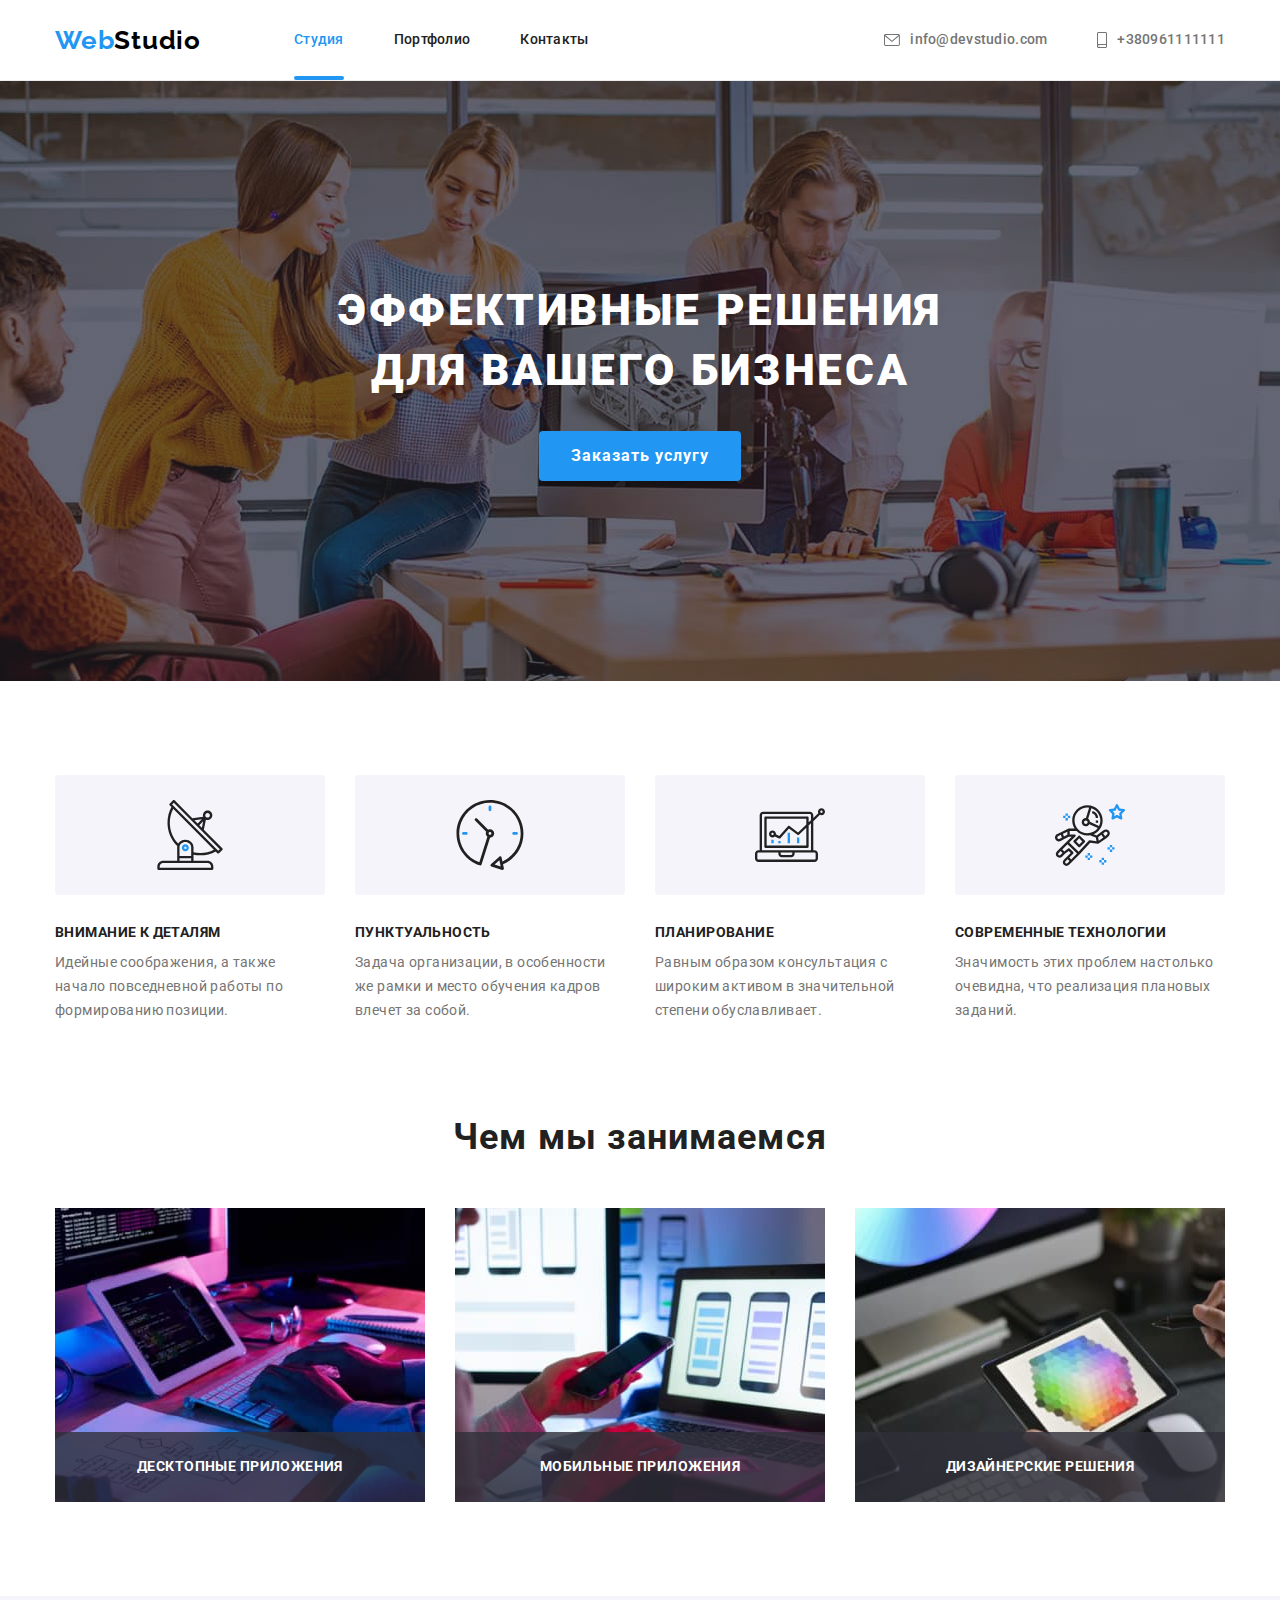
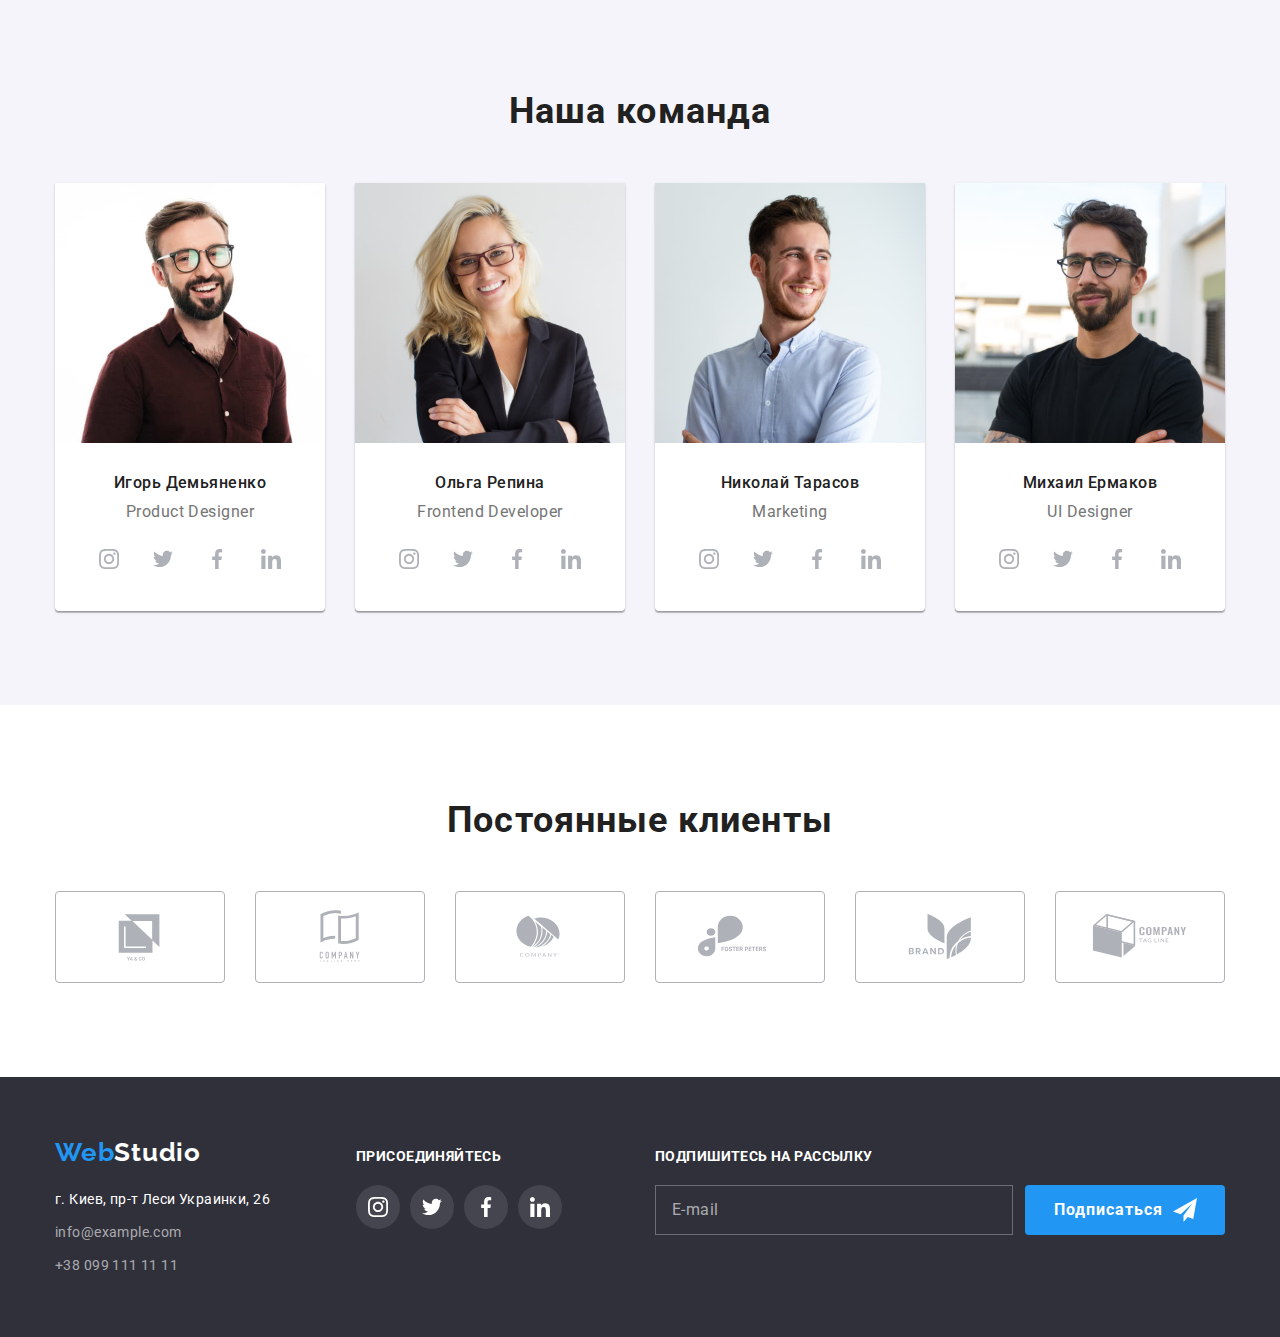
<file: index.html>
<!DOCTYPE html>
<html lang="ru">
  <head>
    <meta charset="UTF-8" />
    <meta http-equiv="X-UA-Compatible" content="IE=edge" />
    <meta name="viewport" content="width=device-width, initial-scale=1.0" />
    <title>Document</title>
    <link rel="preconnect" href="https://fonts.googleapis.com" />
    <link rel="preconnect" href="https://fonts.gstatic.com" crossorigin />
    <link
      href="https://fonts.googleapis.com/css2?family=Raleway:wght@700&family=Roboto:wght@400;500;700;900&display=swap"
      rel="stylesheet"
    />
    <link
      rel="stylesheet"
      href="https://cdnjs.cloudflare.com/ajax/libs/modern-normalize/1.1.0/modern-normalize.min.css"
    />
    <link rel="stylesheet" href="./css/styles.css" />
  </head>
  <body>
    <!--Header-->
    <header class="section-header">
      <div class="container main-header">
        <nav class="header">
          <a href="/" class="logo">
            <span class="logo-accent">Web</span>Studio</a
          >
          <ul class="header-nav list">
            <li class="header-item">
              <a href="./index.html" class="header-link current">Студия</a>
            </li>
            <li class="header-item">
              <a href="./portfolio.html" class="header-link">Портфолио</a>
            </li>
            <li class="header-item">
              <a href="" class="header-link">Контакты</a>
            </li>
          </ul>
        </nav>
        <ul class="auth-nav list">
          <li class="auth-nav-item">
            <a href="mailto:info@devstudio.com" class="auth-nav-link">
              <svg class="icon-envelope">
                <use href="./images/icons.svg#icon-envelope"></use>
              </svg>
              info@devstudio.com</a
            >
          </li>
          <li class="auth-nav-item">
            <a href="tel:+380961111111" class="auth-nav-link">
              <svg class="icon-smartphone">
                <use href="./images/icons.svg#icon-smartphone"></use>
              </svg>
              +380961111111</a
            >
          </li>
        </ul>
        <!-- </div> -->
      </div>
    </header>
    <!--Main-->
    <main>
      <section class="section-hero">
        <h1 class="hero-title">
          Эффективные решения <br />
          для вашего бизнеса
        </h1>
        <button data-modal-open type="button" class="btn-hero">
          Заказать услугу
        </button>
      </section>

      <section class="section section-features">
        <div class="container">
          <h2 class="features-title visually-hidden">Наши преимущества</h2>
          <ul class="features-list list">
            <li class="features-item">
              <div class="icon-area">
                <svg class="icon-antena" width="70" height="70">
                  <use href="./images/icons.svg#icon-antena"></use>
                </svg>
              </div>

              <h3 class="features-after-title">Внимание к деталям</h3>
              <p class="features-text">
                Идейные соображения, а также начало повседневной работы по
                формированию позиции.
              </p>
            </li>
            <li class="features-item icon-clock">
              <div class="icon-area">
                <svg class="icon-clock" width="70" height="70">
                  <use href="./images/icons.svg#icon-clock"></use>
                </svg>
              </div>
              <h3 class="features-after-title">Пунктуальность</h3>
              <p class="features-text">
                Задача организации, в особенности же рамки и место обучения
                кадров влечет за собой.
              </p>
            </li>
            <li class="features-item icon-comp">
              <div class="icon-area">
                <svg class="icon-comp" width="70" height="70">
                  <use href="./images/icons.svg#icon-comp"></use>
                </svg>
              </div>
              <h3 class="features-after-title">Планирование</h3>
              <p class="features-text">
                Равным образом консультация с широким активом в значительной
                степени обуславливает.
              </p>
            </li>
            <li class="features-item icon-astro">
              <div class="icon-area">
                <svg class="icon-astro" width="70" height="70">
                  <use href="./images/icons.svg#icon-astro"></use>
                </svg>
              </div>
              <h3 class="features-after-title">Современные технологии</h3>
              <p class="features-text">
                Значимость этих проблем настолько очевидна, что реализация
                плановых заданий.
              </p>
            </li>
          </ul>
        </div>
      </section>
      <section class="section section-about">
        <div class="container">
          <h2 class="about-title">Чем мы занимаемся</h2>
          <ul class="about-list list">
            <li class="about-item">
              <img
                src="./images/box1s.jpg"
                alt="Сотрудник компании пишет код"
                width="370"
              />
              <p class="about-text">Десктопные приложения</p>
            </li>
            <li class="about-item">
              <img
                src="./images/box2s.jpg"
                alt="Сотрудник компании делает адаптивную верстку"
                width="370"
              />
              <p class="about-text">Мобильные приложения</p>
            </li>
            <li class="about-item">
              <img
                src="./images/box3s.jpg"
                alt="Сотрудник компании подбирает цвет"
                width="370"
              />
              <p class="about-text">Дизайнерские решения</p>
            </li>
          </ul>
        </div>
      </section>
      <section class="section section-team">
        <div class="container">
          <h2 class="team-title">Наша команда</h2>
          <ul class="team-list list">
            <li class="team-item">
              <img
                src="./images/Игорьs.jpg"
                alt="Фото Игоря Демьяненко"
                width="270"
                height="260"
              />
              <div class="team-text-content">
                <h3 class="team-title-members">Игорь Демьяненко</h3>
                <p class="team-text">Product Designer</p>
                <ul class="team-text-list list">
                  <li class="team-text-item">
                    <a href="" class="team-text-link">
                      <svg class="team-text-icon" width="20" height="20">
                        <use href="./images/icons.svg#icon-instagram"></use>
                      </svg>
                    </a>
                  </li>
                  <li class="team-text-item">
                    <a href="" class="team-text-link">
                      <svg class="team-text-icon" width="20" height="20">
                        <use href="./images/icons.svg#icon-twitter"></use>
                      </svg>
                    </a>
                  </li>
                  <li class="team-text-item">
                    <a href="" class="team-text-link">
                      <svg class="team-text-icon" width="20" height="20">
                        <use href="./images/icons.svg#icon-facebook"></use>
                      </svg>
                    </a>
                  </li>
                  <li class="team-text-item">
                    <a href="" class="team-text-link">
                      <svg class="team-text-icon" width="20" height="20">
                        <use href="./images/icons.svg#icon-linkedin"></use>
                      </svg>
                    </a>
                  </li>
                </ul>
              </div>
            </li>
            <li class="team-item">
              <img
                src="./images/Ольгаs.jpg"
                alt="Фото Ольги Репиной"
                width="270"
                height="260"
              />
              <div class="team-text-content">
                <h3 class="team-title-members">Ольга Репина</h3>
                <p class="team-text">Frontend Developer</p>
                <ul class="team-text-list list">
                  <li class="team-text-item">
                    <a href="" class="team-text-link">
                      <svg class="team-text-icon" width="20" height="20">
                        <use href="./images/icons.svg#icon-instagram"></use>
                      </svg>
                    </a>
                  </li>
                  <li class="team-text-item">
                    <a href="" class="team-text-link">
                      <svg class="team-text-icon" width="20" height="20">
                        <use href="./images/icons.svg#icon-twitter"></use>
                      </svg>
                    </a>
                  </li>
                  <li class="team-text-item">
                    <a href="" class="team-text-link">
                      <svg class="team-text-icon" width="20" height="20">
                        <use href="./images/icons.svg#icon-facebook"></use>
                      </svg>
                    </a>
                  </li>
                  <li class="team-text-item">
                    <a href="" class="team-text-link">
                      <svg class="team-text-icon" width="20" height="20">
                        <use href="./images/icons.svg#icon-linkedin"></use>
                      </svg>
                    </a>
                  </li>
                </ul>
              </div>
            </li>
            <li class="team-item">
              <img
                src="./images/Николайs.jpg"
                alt="Фото Николая Тарасова"
                width="270"
                height="260"
              />
              <div class="team-text-content">
                <h3 class="team-title-members">Николай Тарасов</h3>
                <p class="team-text">Marketing</p>
                <ul class="team-text-list list">
                  <li class="team-text-item">
                    <a href="" class="team-text-link">
                      <svg class="team-text-icon" width="20" height="20">
                        <use href="./images/icons.svg#icon-instagram"></use>
                      </svg>
                    </a>
                  </li>
                  <li class="team-text-item">
                    <a href="" class="team-text-link">
                      <svg class="team-text-icon" width="20" height="20">
                        <use href="./images/icons.svg#icon-twitter"></use>
                      </svg>
                    </a>
                  </li>
                  <li class="team-text-item">
                    <a href="" class="team-text-link">
                      <svg class="team-text-icon" width="20" height="20">
                        <use href="./images/icons.svg#icon-facebook"></use>
                      </svg>
                    </a>
                  </li>
                  <li class="team-text-item">
                    <a href="" class="team-text-link">
                      <svg class="team-text-icon" width="20" height="20">
                        <use href="./images/icons.svg#icon-linkedin"></use>
                      </svg>
                    </a>
                  </li>
                </ul>
              </div>
            </li>
            <li class="team-item">
              <img
                src="./images/Михаилs.jpg"
                alt="Фото Михаила Ермакова"
                width="270"
                height="260"
              />
              <div class="team-text-content">
                <h3 class="team-title-members">Михаил Ермаков</h3>
                <p class="team-text">UI Designer</p>
                <ul class="team-text-list list">
                  <li class="team-text-item">
                    <a href="" class="team-text-link">
                      <svg class="team-text-icon" width="20" height="20">
                        <use href="./images/icons.svg#icon-instagram"></use>
                      </svg>
                    </a>
                  </li>
                  <li class="team-text-item">
                    <a href="" class="team-text-link">
                      <svg class="team-text-icon" width="20" height="20">
                        <use href="./images/icons.svg#icon-twitter"></use>
                      </svg>
                    </a>
                  </li>
                  <li class="team-text-item">
                    <a href="" class="team-text-link">
                      <svg class="team-text-icon" width="20" height="20">
                        <use href="./images/icons.svg#icon-facebook"></use>
                      </svg>
                    </a>
                  </li>
                  <li class="team-text-item">
                    <a href="" class="team-text-link">
                      <svg class="team-text-icon" width="20" height="20">
                        <use href="./images/icons.svg#icon-linkedin"></use>
                      </svg>
                    </a>
                  </li>
                </ul>
              </div>
            </li>
          </ul>
        </div>
      </section>
      <section class="section">
        <div class="container">
          <h2 class="client-title">Постоянные клиенты</h2>
          <ul class="client-list list">
            <li class="client-item">
              <a href="" class="client-link">
                <svg class="client-icon">
                  <use href="./images/icons.svg#icon-client1"></use>
                </svg>
              </a>
            </li>

            <li class="client-item">
              <a href="" class="client-link">
                <svg class="client-icon">
                  <use href="./images/icons.svg#icon-client2"></use>
                </svg>
              </a>
            </li>
            <li class="client-item">
              <a href="" class="client-link">
                <svg class="client-icon">
                  <use href="./images/icons.svg#icon-client3"></use>
                </svg>
              </a>
            </li>
            <li class="client-item">
              <a href="" class="client-link">
                <svg class="client-icon">
                  <use href="./images/icons.svg#icon-client4"></use>
                </svg>
              </a>
            </li>
            <li class="client-item">
              <a href="" class="client-link">
                <svg class="client-icon">
                  <use href="./images/icons.svg#icon-client5"></use>
                </svg>
              </a>
            </li>
            <li class="client-item">
              <a href="" class="client-link">
                <svg class="client-icon">
                  <use href="./images/icons.svg#icon-client6"></use>
                </svg>
              </a>
            </li>
          </ul>
        </div>
      </section>
    </main>
    <!--Footer-->
    <footer>
      <section class="section-footer">
        <div class="container footer-all">
          <div class="footer-adress">
            <a href="/" class="footer-logo">
              <span class="logo-accent">Web</span>Studio</a
            >
            <address class="addres">
              <a href="https://goo.gl/maps/HRtFTrd4s4vfdarKA" class="addres-fiz"
                >г. Киев, пр-т Леси Украинки, 26</a
              >
              <ul class="addres-list list">
                <li class="addres-item">
                  <a href="mailto:info@example.com" class="footer-mail"
                    >info@example.com</a
                  >
                </li>
                <li class="addres-item">
                  <a href="tel:+380991111111" class="footer-tel"
                    >+38 099 111 11 11</a
                  >
                </li>
              </ul>
            </address>
          </div>
          <div class="footer-join">
            <p class="footer-join-text">Присоединяйтесь</p>
            <ul class="footer-join-list list">
              <li class="footer-join-item">
                <a href="" class="footer-join-link">
                  <svg class="footer-join-icon" width="20" height="20">
                    <use href="./images/icons.svg#icon-instagram"></use>
                  </svg>
                </a>
              </li>
              <li class="footer-join-item">
                <a href="" class="footer-join-link">
                  <svg class="footer-join-icon" width="20" height="20">
                    <use href="./images/icons.svg#icon-twitter"></use>
                  </svg>
                </a>
              </li>
              <li class="footer-join-item">
                <a href="" class="footer-join-link">
                  <svg class="footer-join-icon" width="20" height="20">
                    <use href="./images/icons.svg#icon-facebook"></use>
                  </svg>
                </a>
              </li>
              <li class="footer-join-item">
                <a href="" class="footer-join-link">
                  <svg class="footer-join-icon" width="20" height="20">
                    <use href="./images/icons.svg#icon-linkedin"></use>
                  </svg>
                </a>
              </li>
            </ul>
          </div>
          <div class="footer-subscribe">
            <!-- <p class="footer-subscription-text">Подпишитесь на рассылку</p> -->
            <form class="footer-form">
              <p class="footer-subscribe-text">Подпишитесь на рассылку</p>

              <div class="footer-mail-btn">
                <input
                  type="email"
                  name="mail"
                  placeholder="E-mail"
                  id="mail"
                  class="footer-input"
                />
                <button type="submit" class="footer-btn">
                  Подписаться
                  <svg class="plane" width="24px" height="24px">
                    <use href="./images/icons.svg#icon-plane"></use>
                  </svg>
                </button>
              </div>
            </form>
          </div>
        </div>
      </section>
    </footer>
    <div class="backdrop is-hidden" data-modal>
      <div class="modal">
        <form class="form">
          <p class="form-title">Оставьте свои данные, мы вам перезвоним</p>
          <div class="form-field">
            <label for="name" class="form-label">Имя</label>
            <div class="input-icon-modal">
              <input
                type="text"
                class="form-input"
                name="user-name"
                id="name"
                autofocus
              />
              <svg class="icon-modal icon-modal-person">
                <use href="./images/icons.svg#icon-modal-person"></use>
              </svg>
            </div>
          </div>
          <div class="form-field">
            <label for="tel" class="form-label">Телефон</label>
            <div class="input-icon-modal">
              <input type="tel" name="tel" id="tel" class="form-input" />
              <svg class="icon-modal icon-modal-phone">
                <use href="./images/icons.svg#icon-modal-phone"></use>
              </svg>
            </div>
          </div>
          <div class="form-field">
            <label for="mail" class="form-label">Почта</label>
            <div class="input-icon-modal">
              <input type="email" class="form-input" name="mail" id="mail" />
              <svg class="icon-modal icon-modal-mail">
                <use href="./images/icons.svg#icon-modal-email"></use>
              </svg>
            </div>
          </div>
          <div class="form-field form-field-coment">
            <label for="coment" class="form-label">Комментарий</label>
            <textarea
              class="coment"
              name="coment"
              id="coment"
              placeholder="Введите текст"
            ></textarea>
          </div>
          <div class="form-field form-field-check">
            <label class="form-label-policy">
              <input
                type="checkbox"
                name="policy"
                id="policy"
                class="checkbox"
              />
              <span class="icon"></span>
              Соглашаюсь с рассылкой и принимаю
              <span class="policy-link">
                <a href="" class="policy-deal">Условия договора</a>
              </span>
            </label>
          </div>
          <button type="submit" class="btn-modal-sub">Отправить</button>
          <div class="circle-close-btn">
            <button class="btn-close-main" data-modal-close>
              <svg class="btn-close" width="18" height="18">
                <use href="images/icons.svg#icon-close-black-18dp-1"></use>
              </svg>
            </button>
          </div>
        </form>
      </div>
    </div>

    <script src="./js/modal.js"></script>
  </body>
</html>
</file>
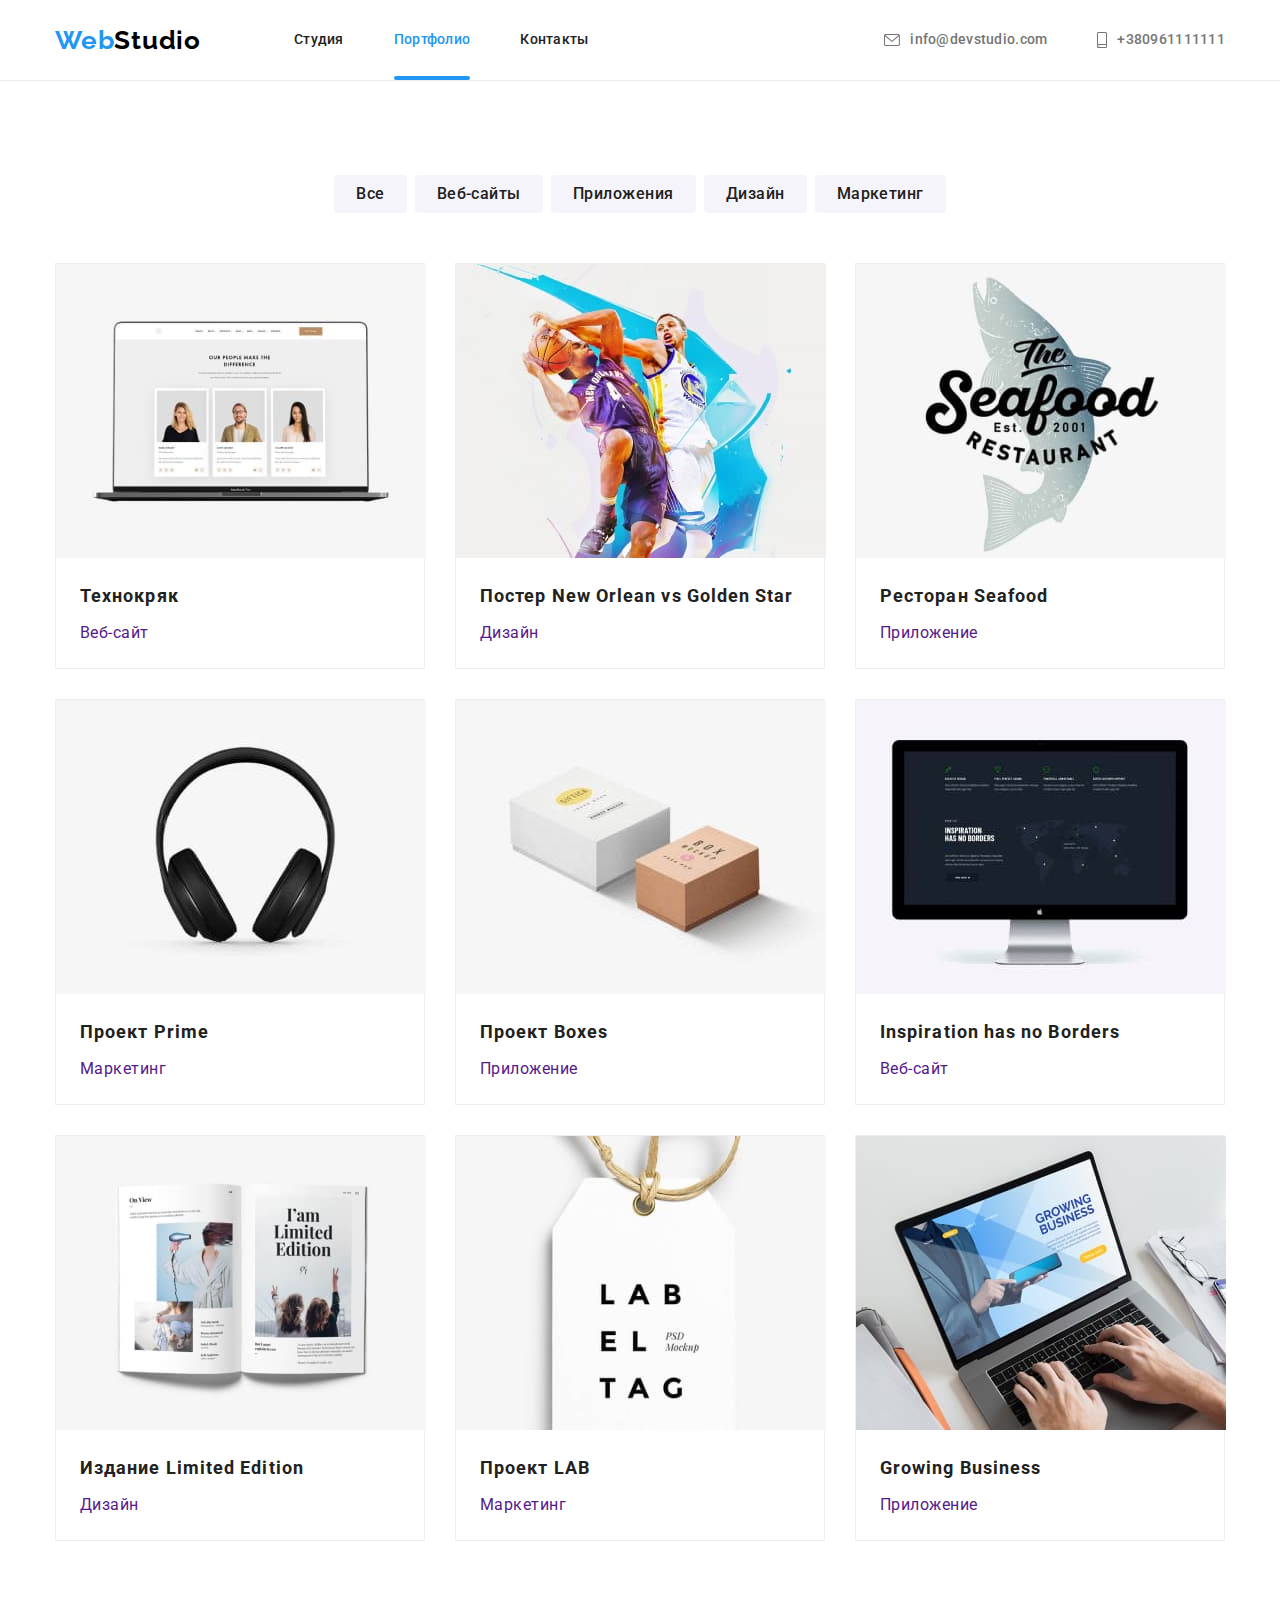
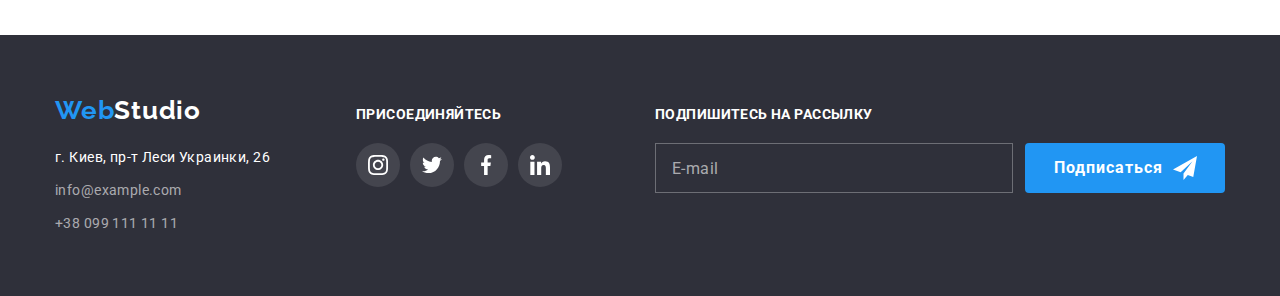
<file: portfolio.html>
<!DOCTYPE html>
<html lang="ru">
  <head>
    <meta charset="UTF-8" />
    <meta http-equiv="X-UA-Compatible" content="IE=edge" />
    <meta name="viewport" content="width=device-width, initial-scale=1.0" />
    <title>Document</title>
    <link rel="preconnect" href="https://fonts.googleapis.com" />
    <link rel="preconnect" href="https://fonts.gstatic.com" crossorigin />
    <link
      href="https://fonts.googleapis.com/css2?family=Raleway:wght@700&family=Roboto:wght@400;500;700;900&display=swap"
      rel="stylesheet"
    />
    <link
      rel="stylesheet"
      href="https://cdnjs.cloudflare.com/ajax/libs/modern-normalize/1.1.0/modern-normalize.min.css"
    />
    <link rel="stylesheet" href="./css/styles.css" />
  </head>
  <body>
    <!--Header-->
    <header class="section-header">
      <div class="container main-header">
        <nav class="header">
          <a href="/" class="logo">
            <span class="logo-accent">Web</span>Studio</a
          >
          <ul class="header-nav list">
            <li class="header-item">
              <a href="./index.html" class="header-link">Студия</a>
            </li>
            <li class="header-item">
              <a href="./portfolio.html" class="header-link current"
                >Портфолио</a
              >
            </li>
            <li class="header-item">
              <a href="" class="header-link">Контакты</a>
            </li>
          </ul>
        </nav>
        <ul class="auth-nav list">
          <li class="auth-nav-item">
            <a href="mailto:info@devstudio.com" class="auth-nav-link">
              <svg class="icon-envelope">
                <use href="./images/icons.svg#icon-envelope"></use>
              </svg>
              info@devstudio.com</a
            >
          </li>
          <li class="auth-nav-item">
            <a href="tel:+380961111111" class="auth-nav-link">
              <svg class="icon-smartphone">
                <use href="./images/icons.svg#icon-smartphone"></use>
              </svg>
              +380961111111</a
            >
          </li>
        </ul>
        <!-- </div> -->
      </div>
    </header>
    <!--Main-->
    <main>
      <section class="section-portfolio">
        <div class="container">
          <h1 class="visually-hidden">Наши работы</h1>
          <ul class="portfolio-list list">
            <li class="portfolio-list-item">
              <button type="button" class="button">Все</button>
            </li>
            <li class="portfolio-list-item">
              <button type="button" class="button">Веб-сайты</button>
            </li>
            <li class="portfolio-list-item">
              <button type="button" class="button">Приложения</button>
            </li>
            <li class="portfolio-list-item">
              <button type="button" class="button">Дизайн</button>
            </li>
            <li class="portfolio-list-item">
              <button type="button" class="button">Маркетинг</button>
            </li>
          </ul>

          <!-- <div class="flex-container"> -->
          <ul class="gallary-list list">
            <li class="gallery-item">
              <a href="" class="gallery-item-link">
                <div class="gallery-thumb">
                  <img
                    src="./images/kryak.jpg"
                    alt="список сотрудников"
                    width="370"
                  />
                  <p class="gallery-animation">
                    Технокряк это современная площадка распространения
                    коронавируса. Компании используют эту платформу для
                    цифрового шпионажа и атак на защищённые сервера конкурентов.
                  </p>
                </div>

                <div class="gallery-content">
                  <h2 class="gallery-title">Технокряк</h2>
                  <p class="gallery-text">Веб-сайт</p>
                </div>
              </a>
            </li>
            <li class="gallery-item">
              <a href="" class="gallery-item-link">
                <div class="gallery-thumb">
                  <img
                    src="./images/norlean.jpg"
                    alt="баскетболисты"
                    width="370"
                  />
                  <p class="gallery-animation">
                    Технокряк это современная площадка распространения
                    коронавируса. Компании используют эту платформу для
                    цифрового шпионажа и атак на защищённые сервера конкурентов.
                  </p>
                </div>
                <div class="gallery-content">
                  <h2 class="gallery-title">
                    Постер <span lang="en"> New Orlean vs Golden Star</span>
                  </h2>
                  <p class="gallery-text">Дизайн</p>
                </div>
              </a>
            </li>
            <li class="gallery-item">
              <a href="" class="gallery-item-link">
                <div class="gallery-thumb">
                  <img
                    src="./images/seafood.jpg"
                    alt="картинка ресторана"
                    width="370"
                  />
                  <p class="gallery-animation">
                    Технокряк это современная площадка распространения
                    коронавируса. Компании используют эту платформу для
                    цифрового шпионажа и атак на защищённые сервера конкурентов.
                  </p>
                </div>
                <div class="gallery-content">
                  <h2 class="gallery-title">
                    Ресторан <span lang="en">Seafood</span>
                  </h2>
                  <p class="gallery-text">Приложение</p>
                </div>
              </a>
            </li>
            <li class="gallery-item">
              <a href="" class="gallery-item-link">
                <div class="gallery-thumb">
                  <img src="./images/phone.jpg" alt="наушники" width="370" />
                  <p class="gallery-animation">
                    Технокряк это современная площадка распространения
                    коронавируса. Компании используют эту платформу для
                    цифрового шпионажа и атак на защищённые сервера конкурентов.
                  </p>
                </div>
                <div class="gallery-content">
                  <h2 class="gallery-title">
                    Проект <span lang="en">Prime</span>
                  </h2>
                  <p class="gallery-text">Маркетинг</p>
                </div>
              </a>
            </li>
            <li class="gallery-item">
              <a href="" class="gallery-item-link">
                <div class="gallery-thumb">
                  <img src="./images/boxes.jpg" alt="коробки" width="370" />
                  <p class="gallery-animation">
                    Технокряк это современная площадка распространения
                    коронавируса. Компании используют эту платформу для
                    цифрового шпионажа и атак на защищённые сервера конкурентов.
                  </p>
                </div>
                <div class="gallery-content">
                  <h2 class="gallery-title">
                    Проект <span lang="en"> Boxes</span>
                  </h2>
                  <p class="gallery-text">Приложение</p>
                </div>
              </a>
            </li>

            <li class="gallery-item">
              <a href="" class="gallery-item-link">
                <div class="gallery-thumb">
                  <img src="./images/monitor.jpg" alt="монитор" width="370" />
                  <p class="gallery-animation">
                    Технокряк это современная площадка распространения
                    коронавируса. Компании используют эту платформу для
                    цифрового шпионажа и атак на защищённые сервера конкурентов.
                  </p>
                </div>
                <div class="gallery-content">
                  <h2 class="gallery-title">
                    <span lang="en">Inspiration has no Borders</span>
                  </h2>
                  <p class="gallery-text">Веб-сайт</p>
                </div>
              </a>
            </li>
            <li class="gallery-item">
              <a href="" class="gallery-item-link">
                <div class="gallery-thumb">
                  <img src="./images/book.jpg" alt="книга" width="370" />
                  <p class="gallery-animation">
                    Технокряк это современная площадка распространения
                    коронавируса. Компании используют эту платформу для
                    цифрового шпионажа и атак на защищённые сервера конкурентов.
                  </p>
                </div>
                <div class="gallery-content">
                  <h2 class="gallery-title">
                    Издание <span lang="en">Limited Edition</span>
                  </h2>
                  <p class="gallery-text">Дизайн</p>
                </div>
              </a>
            </li>
            <li class="gallery-item">
              <a href="" class="gallery-item-link">
                <div class="gallery-thumb">
                  <img
                    src="./images/birka.jpg"
                    alt="бирка с названием"
                    width="370"
                  />
                  <p class="gallery-animation">
                    Технокряк это современная площадка распространения
                    коронавируса. Компании используют эту платформу для
                    цифрового шпионажа и атак на защищённые сервера конкурентов.
                  </p>
                </div>
                <div class="gallery-content">
                  <h2 class="gallery-title">
                    Проект <span lang="en">LAB</span>
                  </h2>
                  <p class="gallery-text">Маркетинг</p>
                </div>
              </a>
            </li>
            <li class="gallery-item">
              <a href="" class="gallery-item-link">
                <div class="gallery-thumb">
                  <img src="./images/laptop.jpg" alt="ноутбук" width="370" />
                  <p class="gallery-animation">
                    Технокряк это современная площадка распространения
                    коронавируса. Компании используют эту платформу для
                    цифрового шпионажа и атак на защищённые сервера конкурентов.
                  </p>
                </div>
                <div class="gallery-content">
                  <h2 class="gallery-title">
                    <span lang="en">Growing Business</span>
                  </h2>
                  <p class="gallery-text">Приложение</p>
                </div>
              </a>
            </li>
          </ul>
          <!-- </div> -->
        </div>
      </section>
    </main>
    <!--Footer-->
    <footer>
      <section class="section-footer">
        <div class="container footer-all">
          <div class="footer-adress">
            <a href="/" class="footer-logo">
              <span class="logo-accent">Web</span>Studio</a
            >
            <address class="addres">
              <a href="https://goo.gl/maps/HRtFTrd4s4vfdarKA" class="addres-fiz"
                >г. Киев, пр-т Леси Украинки, 26</a
              >
              <ul class="addres-list list">
                <li class="addres-item">
                  <a href="mailto:info@example.com" class="footer-mail"
                    >info@example.com</a
                  >
                </li>
                <li class="addres-item">
                  <a href="tel:+380991111111" class="footer-tel"
                    >+38 099 111 11 11</a
                  >
                </li>
              </ul>
            </address>
          </div>
          <div class="footer-join">
            <p class="footer-join-text">Присоединяйтесь</p>
            <ul class="footer-join-list list">
              <li class="footer-join-item">
                <a href="" class="footer-join-link">
                  <svg class="footer-join-icon" width="20" height="20">
                    <use href="./images/icons.svg#icon-instagram"></use>
                  </svg>
                </a>
              </li>
              <li class="footer-join-item">
                <a href="" class="footer-join-link">
                  <svg class="footer-join-icon" width="20" height="20">
                    <use href="./images/icons.svg#icon-twitter"></use>
                  </svg>
                </a>
              </li>
              <li class="footer-join-item">
                <a href="" class="footer-join-link">
                  <svg class="footer-join-icon" width="20" height="20">
                    <use href="./images/icons.svg#icon-facebook"></use>
                  </svg>
                </a>
              </li>
              <li class="footer-join-item">
                <a href="" class="footer-join-link">
                  <svg class="footer-join-icon" width="20" height="20">
                    <use href="./images/icons.svg#icon-linkedin"></use>
                  </svg>
                </a>
              </li>
            </ul>
          </div>
          <div class="footer-subscribe">
            <!-- <p class="footer-subscription-text">Подпишитесь на рассылку</p> -->
            <form class="footer-form">
              <p class="footer-subscribe-text">Подпишитесь на рассылку</p>

              <div class="footer-mail-btn">
                <input
                  type="email"
                  name="mail"
                  placeholder="E-mail"
                  id="mail"
                  class="footer-input"
                />
                <button type="submit" class="footer-btn">
                  Подписаться
                  <svg class="plane" width="24px" height="24px">
                    <use href="./images/icons.svg#icon-plane"></use>
                  </svg>
                </button>
              </div>
            </form>
          </div>
        </div>
      </section>
    </footer>
  </body>
</html>
</file>
<file: css/styles.css>
/*основной цвет текста #212121*/
/*вторичный цвет текста #757575 */
/* акцент #2196F3 */
/* цвет фона #ffffff */
/* вторичный цвет фона #F5F4FA */
/* цвет героя и футера #2F303A */
:root {
  --primary-text-color: #757575;
  --title-text-color: #212121;
  --second-title-text: #ffffff;
  --accent-color: #2196f3;
  --primary-fone-color: #ffffff;
  --second-fone-color: #f5f4fa;
  --header-text-color: #212121;
  --btn-color: #fff;
}

p,
h1,
h2,
h3,
h4,
h5,
h6 {
  margin: 0;
}

ul {
  margin: 0;
  padding: 0;
}

img {
  display: block;
}

body {
  font-family: 'Roboto', sans-serif;
  color: var(--primary-text-color);
  background-color: var(--primary-fone-color);
}
.list {
  padding: 0;
  margin: 0;
  list-style: none;
}
a {
  text-decoration: none;
}
.visually-hidden {
  position: absolute;
  white-space: nowrap;
  width: 1px;
  height: 1px;
  overflow: hidden;
  border: 0;
  padding: 0;
  clip: rect(0 0 0 0);
  clip-path: inset(50%);
  margin: -1px;
}
.container {
  margin-left: auto;
  margin-right: auto;
  width: 1200px;
  padding-left: 15px;
  padding-right: 15px;
  /* outline: 2px solid teal; */
  /* flex-wrap: wrap; */
}
/* -----------Header -------------*/
/* main nav */
.main-header {
  display: flex;
  align-items: center;

  /* justify-content: space-between; */
}
.section-header {
  border-bottom: 1px solid #ececec;

  /* outline: 1px solid tomato; */
  /* display: inline-flex; */
  /* margin-top: 24px;
  margin-bottom: 25px; */
}
.logo {
  display: flex;
  /* align-items: center; */
  margin-right: 93px;
  color: #000000;
  font-family: 'Raleway', sans-serif;
  font-weight: 700;
  font-size: 26px;
  line-height: 1.19;
  letter-spacing: 0.03em;
}
.logo-accent {
  color: var(--accent-color);
}

.header {
  /* outline: solid 1px tomato; */

  display: flex;
  font-weight: 500;
  font-size: 14px;
  align-items: center;
  line-height: 1.14;
  letter-spacing: 0.02em;
}

.header-nav {
  display: flex;
}
.header-item {
  /* background-color: tomato; */
  margin-right: 50px;
}
.header-item:last-child {
  margin-right: 0;
}
.header-link {
  /* outline: 1px solid tomato; */
  /* position: relative; */

  display: flex;
  padding-top: 32px;
  padding-bottom: 32px;
  color: var(--header-text-color);
  transition-property: color;
  transition-duration: 250ms;
  transition-timing-function: cubic-bezier(0.4, 0, 0.2, 1);
}
.header-link:hover,
.header-link:focus,
.current {
  color: var(--accent-color);
}
.current {
  position: relative;
}
.header-link.current::after {
  display: block;
  content: '';
  height: 4px;
  width: 100%;
  position: absolute;
  left: 0;
  bottom: 0;
  background: var(--accent-color);
  border-radius: 2px;
}

.auth-nav {
  /* outline: 1px solid teal; */
  display: flex;
  margin-left: auto;
  align-items: center;
  /* outline: solid 1px tomato; */
  font-weight: 500;
  font-size: 14px;
  line-height: 1.14;
  letter-spacing: 0.02em;
  color: var(--primary-text-color);
}

.auth-nav-item + .auth-nav-item {
  margin-left: 50px;
}

.auth-nav-link {
  display: flex;
  align-items: center;
  /* outline: 1px solid red; */
  color: var(--primary-text-color);
  transition-property: color;
  transition-duration: 250ms;
  transition-timing-function: cubic-bezier(0.4, 0, 0.2, 1);
}
.auth-nav-link:hover,
.auth-nav-link:focus {
  color: var(--accent-color);
  /* transition-timing-function: cubic-bezier(0.4, 0, 0.2, 1);
  transition: 250ms; */
}

/* /* .auth-nav-mail::before {
  outline: 1px solid red;
  display: inline-flex;
  /* align-items: center; */
/* content: '';
  width: 16px;
  height: 12px;
  margin-right: 10px;
  background-image: url(../images/envelope.svg); */
/* background-position: center;} */

/* .auth-nav-tel::before {
  content: '';
  width: 10px;
  height: 16px;
  display: inline-flex;
  margin-right: 10px;
  background-image: url(../images/smartphone.svg);
  background-position: center;
} */
/* .icon-envelope {
  display: inline-block;
  width: 16px;
  height: 12px;
  fill: #757575;
  /* justify-self: end; 
} */

.icon-envelope {
  display: inline-block;
  width: 16px;
  height: 12px;
  margin-right: 10px;
  fill: currentColor;
}

.icon-smartphone {
  display: inline-block;
  width: 10px;
  height: 16px;
  margin-right: 10px;
  fill: currentColor;
}

/* -----------Hero -------------*/

.section-hero {
  max-width: 1600px;
  height: 600px;
  margin-left: auto;
  margin-right: auto;
  padding-top: 200px;
  padding-bottom: 200px;
  /* outline: solid 1px tomato; */
  text-align: center;

  background-color: #c4c4c4;
  background-image: linear-gradient(
      rgba(47, 48, 58, 0.4),
      rgba(47, 48, 58, 0.4)
    ),
    url(../images/hero.jpg);
  background-repeat: no-repeat;
  background-position: center;
  background-size: cover;
}
.hero-title {
  margin-bottom: 30px;
  /* background-color: violet; */
  color: var(--second-title-text);
  font-weight: 900;
  font-size: 44px;
  line-height: 1.36;
  text-align: center;
  letter-spacing: 0.06em;
  text-transform: uppercase;
}
.btn-hero {
  display: inline-block;
  border: none;
  font-family: inherit;
  min-width: 200px;
  /* width: 200px; */
  height: 50px;
  border-radius: 4px;

  padding: 10px 32px;
  font-weight: 700;
  font-size: 16px;
  line-height: 1.87;
  /* display: flex; */
  align-items: center;
  text-align: center;
  letter-spacing: 0.06em;
  box-shadow: 0px 4px 4px rgba(0, 0, 0, 0.15);
  cursor: pointer;
  color: var(--btn-color);
  background-color: var(--accent-color);

  transition-property: background-color;
  transition-duration: 250ms;
  transition-timing-function: cubic-bezier(0.4, 0, 0.2, 1);
}
.btn-hero:hover,
.btn-hero:focus {
  background-color: #188ce8;
  color: var(--btn-color);
}

/* ------------Main -------------- */

.section {
  padding-top: 94px;
  padding-bottom: 94px;
  /* outline: 1px solid red; */
}

/* SECTION FEATURES */

.section-features {
  padding-bottom: 47px;
}
.features-list {
  display: flex;
}
.features-item {
  width: 270px;
  margin-right: 30px;
}

.features-item:last-child {
  margin-right: 0;
}
/* .features-item::before {
  display: block;
  content: '';
  height: 120px;
  /* width: 70px; */
/* margin-bottom: 30px;
  border-radius: 4px;
  background-size: auto;
  background-repeat: no-repeat;
  background-position: center;
  background-color: #f5f4fa;
} */
/* .icon-antena::before {
  background-image: url(../images/antena.svg);
} */
/* .icon-clock::before {
  background-image: url(../images/clock.svg);
}
.icon-comp::before {
  background-image: url(../images/comp.svg);
}
.icon-astro::before {
  background-image: url(..//images/astro.svg);
} */
/* .features-title { */
/* margin-top: 0; */
/* } */
.icon-area {
  display: flex;
  width: 270px;
  height: 120px;
  border-radius: 4px;
  margin-bottom: 30px;
  background-color: #f5f4fa;
  justify-content: center;
  align-items: center;
}

.features-after-title {
  /* margin-top: 0; */
  margin-bottom: 10px;
  font-size: 14px;
  line-height: 1.14;
  letter-spacing: 0.03em;
  text-transform: uppercase;
  color: var(--title-text-color);
}
.features-text {
  /* margin-top: 0; */
  margin-bottom: 0;
  font-size: 14px;
  line-height: 1.7;
  letter-spacing: 0.03em;
}
/* SECTION ABOUT */

.section-about {
  padding-top: 47px;
}

/* .about-list:not(:last-child) {
  margin-right: 30px; */

.about-title {
  margin-top: 0;
  margin-bottom: 50px;
  font-size: 36px;
  line-height: 1.17;
  text-align: center;
  letter-spacing: 0.03em;
  color: var(--title-text-color);
}
.about-list {
  display: flex;
}
.about-item {
  position: relative;
}
.about-item:not(:last-child) {
  margin-right: 30px;
}
.about-text {
  display: flex;
  position: absolute;
  left: 0;
  bottom: 0;
  /* outline: 1px solid tomato; */
  align-items: center;
  justify-content: center;
  /* font-family: Roboto; */
  /* font-style: normal; */
  width: 370px;
  height: 70px;
  font-weight: bold;
  font-size: 14px;
  line-height: 1.14;
  text-align: center;
  letter-spacing: 0.03em;
  text-transform: uppercase;
  color: var(--second-title-text);
  background-color: rgba(47, 48, 58, 0.8);
}

/* team  */

.section-team {
  margin-top: 0;
  /* margin-bottom: 0; */
  padding-top: 94px;
  padding-bottom: 94px;
  background-color: #f5f4fa;
}

.team-list {
  display: flex;
  margin-left: -30px;
  /* flex-wrap: wrap; */
}
.team-item {
  width: calc(100% / 4 - 30px);
  margin-left: 30px;
  background-color: #fff;
  box-shadow: 0px 1px 3px rgba(0, 0, 0, 0.12), 0px 1px 1px rgba(0, 0, 0, 0.14),
    0px 2px 1px rgba(0, 0, 0, 0.2);
  border-radius: 0px 0px 4px 4px;
}

/* .team-item:not(:last-child) {
  margin-right: 30px;
} */
.team-title {
  margin-top: 0;
  margin-bottom: 50px;
  font-size: 36px;
  line-height: 1.17;
  text-align: center;
  letter-spacing: 0.03em;
  color: var(--title-text-color);
}
.team-title-members {
  margin-top: 0;
  margin-bottom: 10px;
  font-weight: 500;
  font-size: 16px;
  line-height: 1.19;

  text-align: center;
  letter-spacing: 0.03em;
  color: var(--title-text-color);
}
.team-text {
  margin-top: 0;
  margin-bottom: 16px;
  font-size: 16px;
  line-height: 1.19;
  text-align: center;
  letter-spacing: 0.03em;
}
.team-text-content {
  padding-top: 30px;
  padding-bottom: 30px;
}

.team-text-list {
  display: flex;
  justify-content: center;
}
.team-text-link {
  display: flex;
  justify-content: center;
  align-items: center;
  width: 44px;
  height: 44px;
  color: #afb1b8;
  background-color: #fff;
  border-radius: 50%;
  transition-property: background-color, color;
  transition-duration: 250ms;
  transition-timing-function: cubic-bezier(0.4, 0, 0.2, 1);
}

.team-text-link:hover,
.team-text-link:focus {
  background-color: var(--accent-color);
  color: #ffffff;
}
.team-text-item + .team-text-item {
  margin-left: 10px;
}
.team-text-icon {
  fill: currentColor;
}
/* АЛЬТЕРНАТИВНЫЙ ВАРИАНТ */
/* .team-text-icon {
  fill: #afb1b8;
}
.team-text-link:hover .team-text-icon {
  fill: #ffffff;
} */

.client-title {
  margin-top: 0;
  margin-bottom: 50px;
  font-size: 36px;
  line-height: 1.17;
  text-align: center;
  letter-spacing: 0.03em;
  color: var(--title-text-color);
}
.client-list {
  display: flex;
}
.client-link {
  display: flex;
  /* outline: 1px solid tomato; */
  width: 170px;
  height: 92px;
  justify-content: center;
  align-items: center;
  color: #e5e5e5;
  border: 1px solid #afb1b8;
  border-radius: 4px;
  transition-property: border;
  transition-duration: 250ms;
  transition-timing-function: cubic-bezier(0.4, 0, 0.2, 1);
}
.client-link:hover,
.client-link:focus {
  border: 1px solid var(--accent-color);
}
.client-link:hover .client-icon,
.client-link:focus .client-icon {
  fill: var(--accent-color);
}
.client-item + .client-item {
  margin-left: 30px;
}
.client-icon {
  display: flex;
  width: 106px;
  height: 60px;
  fill: #afb1b8;
  transition-property: fill;
  transition-duration: 250ms;
  transition-timing-function: cubic-bezier(0.4, 0, 0.2, 1);
}

/* footer */

.footer-all {
  display: flex;
  align-items: baseline;
}
.section-footer {
  padding-top: 60px;
  padding-bottom: 60px;
  background-color: #2f303a;
}
.footer-adress {
  width: 231px;
}
.footer-logo {
  display: block;
  color: #ffffff;
  font-family: 'Raleway', sans-serif;
  font-weight: 700;
  font-size: 26px;
  line-height: 1.19;
  letter-spacing: 0.03em;
  /* background-color: blueviolet; */
  margin-bottom: 20px;
}
.addres-fiz {
  display: block;
  font-style: normal;
  font-size: 14px;
  margin-bottom: 9px;
  line-height: 1.71;
  letter-spacing: 0.03em;
  color: var(--second-title-text);
  transition-property: color;
  transition-duration: 250ms;
  transition-timing-function: cubic-bezier(0.4, 0, 0.2, 1);
  /* background-color: violet; */
}
.addres-fiz:hover,
.addres-fiz:focus {
  color: var(--accent-color);
}
.footer-mail {
  display: block;
  font-style: normal;
  font-weight: 400;
  font-size: 14px;
  line-height: 1.71;
  margin-bottom: 9px;
  letter-spacing: 0.03em;
  color: rgba(255, 255, 255, 0.6);
  transition-property: color;
  transition-duration: 250ms;
  transition-timing-function: cubic-bezier(0.4, 0, 0.2, 1);
  /* background-color: violet; */
}
.footer-mail:hover,
.footer-mail:focus,
.footer-tel:hover,
.footer-tel:focus {
  color: var(--accent-color);
}
.footer-tel {
  font-style: normal;

  font-size: 14px;
  line-height: 1.71;
  letter-spacing: 0.03em;
  color: rgba(255, 255, 255, 0.6);
  transition-property: color;
  transition-duration: 250ms;
  transition-timing-function: cubic-bezier(0.4, 0, 0.2, 1);
  /* background-color: violet; */
}
.footer-join {
  width: 206px;
  margin-left: 70px;
}
.footer-join-text {
  margin-bottom: 20px;
  font-weight: bold;
  font-size: 14px;
  line-height: 1.14;
  letter-spacing: 0.03em;
  text-transform: uppercase;
  color: var(--second-title-text);
}
.footer-join-list {
  display: flex;
  /* margin-left: 70px; */
}
.footer-join-link {
  display: flex;
  justify-content: center;
  align-items: center;
  width: 44px;
  height: 44px;
  background-color: rgba(255, 255, 255, 0.1);
  border-radius: 50%;
  transition-property: background-color;
  transition-duration: 250ms;
  transition-timing-function: cubic-bezier(0.4, 0, 0.2, 1);
}
.footer-join-link:hover,
.footer-join-link:focus {
  background-color: var(--accent-color);
}

.footer-join-item:not(:last-child) {
  margin-right: 10px;
}
.footer-join-icon {
  fill: var(--btn-color);
}

/* -------Footer subs------ */

.footer-subscribe {
  /* margin-top: 72px; */
  margin-left: 93px;
  /* margin-bottom: 94px; */
  margin-right: 0;
  width: 570px;
}
/* .footer-form {
  margin: 0;
  outline: 1px solid tan;
  
} */

.footer-subscribe-text {
  display: block;
  margin-bottom: 20px;
  /* outline: 1px solid gold; */
  font-weight: bold;
  font-size: 14px;
  line-height: 1.14;
  letter-spacing: 0.03em;
  text-transform: uppercase;
  color: var(--second-title-text);
}
.footer-mail-btn {
  display: flex;
}
.footer-input {
  /* outline: 1px solid red; */
  padding-top: 15px;
  padding-bottom: 15px;
  padding-left: 16px;
  width: 358px;
  height: 50px;
  border: 1px solid rgba(255, 255, 255, 0.3);
  color: var(--second-title-text);
  background-color: #2f303a;
}
.footer-input::placeholder {
  font-size: 16px;
  line-height: 1.25;
  letter-spacing: 0.03em;
  /* padding-right: 295px; */
  color: rgba(255, 255, 255, 0.6);
}
/* .footer-btn-subs {
  align-items: center;
  display: flex;
  padding: 0;
  margin: 0;
  outline: 1px solid tomato;
  border: none;
  min-width: 200px;
  height: 50px;
  margin-top: 36px;
  margin-left: 12px;
} */
.footer-btn {
  display: flex;
  align-items: center;
  margin-left: 12px;
  padding-left: 29px;
  width: 200px;
  height: 50px;
  border: none;
  font-weight: bold;
  font-size: 16px;
  line-height: 1.87;
  letter-spacing: 0.06em;
  cursor: pointer;
  background-color: var(--accent-color);

  border-radius: 4px;
  color: #ffffff;
  transition-property: box-shadow;
  transition-duration: 250ms;
  transition-timing-function: cubic-bezier(0.4, 0, 0.2, 1);
}
.footer-btn:hover,
.footer-btn:focus {
  box-shadow: 0px 4px 4px rgba(0, 0, 0, 0.15);
}
.plane {
  padding: 0;
  margin: 0;
  border: none;
  display: inline-block;
  fill: #ffffff;
  margin-left: 10px;
}

/* ----------Страница Portfolio -------------*/

.section-portfolio {
  padding-top: 94px;
  padding-bottom: 94px;
}
/* .flex-container {
  display: flex;

  width: 1200px;
  margin-left: auto;
  margin-right: auto;
  padding-left: 15px;
  padding-right: 15px;
  outline: 2px solid red;
} */

.button {
  /* color: inherit; */

  font-family: inherit;
  font-weight: 500;
  font-size: 16px;
  line-height: 1.62;
  cursor: pointer;
  padding: 6px 22px;
  text-align: center;
  letter-spacing: 0.03em;
  color: var(--title-text-color);
  background-color: #f5f4fa;
  border-radius: 4px;
  border: none;
  transition-property: color, background-color;
  transition-duration: 250ms;
  transition-timing-function: cubic-bezier(0.4, 0, 0.2, 1);
}
.button:hover,
.buton:focus {
  color: var(--btn-color);
  background-color: var(--accent-color);
  box-shadow: 0px 3px 1px rgba(0, 0, 0, 0.1), 0px 1px 2px rgba(0, 0, 0, 0.08),
    0px 2px 2px rgba(0, 0, 0, 0.12);
}
.gallery-title {
  /* margin-top: 0; */
  margin-bottom: 4px;
  font-size: 18px;
  line-height: 2;
  letter-spacing: 0.06em;
  color: var(--header-text-color);
}
.gallery-text {
  /* margin-top: 0; */
  /* margin-bottom: 0; */
  font-size: 16px;
  line-height: 1.88;
  letter-spacing: 0.03em;
}
.portfolio-list {
  display: flex;
  margin-bottom: 50px;
  justify-content: center;
}
.portfolio-list-item:not(:last-child) {
  margin-right: 8px;
}
.gallary-list {
  display: flex;
  flex-wrap: wrap;
  margin-left: -30px;
  margin-top: -30px;
}
.gallery-item {
  /* background-color: tomato; */
  width: calc(100% / 3 - 30px);
  margin-left: 30px;
  margin-top: 30px;
  border: 1px solid #eeeeee;
}
.gallery-item-link {
  display: block;
  transition-property: box-shadow;
  transition-duration: 250ms;
  transition-timing-function: cubic-bezier(0.4, 0, 0.2, 1);
}
.gallery-item-link:hover,
.gallery-item-link:focus {
  box-shadow: 0px 1px 1px rgba(0, 0, 0, 0.12), 0px 4px 4px rgba(0, 0, 0, 0.06),
    1px 4px 6px rgba(0, 0, 0, 0.16);
}

.gallery-item-link:hover .gallery-animation {
  opacity: 1;
  /* top: 0; */
  /* left: 0; */
  transform: translateY(0);
}

.gallery-content {
  padding-top: 20px;
  padding-right: 24px;
  padding-bottom: 20px;
  padding-left: 24px;
}
.gallery-thumb {
  display: flex;
  position: relative;
  width: 370px;
  overflow: hidden;
}
.gallery-animation {
  display: inline-block;
  position: absolute;
  width: 370px;
  opacity: 0;

  padding: 63px 24px;
  /* top: 100%; */
  /* left: 100%; */

  font-size: 18px;
  line-height: 1.56;
  letter-spacing: 0.03em;
  color: var(--second-title-text);
  background-color: rgba(33, 150, 243, 0.9);
  transition-property: transform, opacity;
  transition-duration: 250ms;
  transition-timing-function: cubic-bezier(0.4, 0, 0.2, 1);
  transform: translateY(100%);
}
/* ------------BACKDROP-------------- */
.backdrop {
  position: fixed;
  top: 0;
  left: 0;
  width: 100vw;
  height: 100vh;
  background-color: rgba(0, 0, 0, 0.2);
  z-index: 2;
  opacity: 1;
  transition: opacity 250ms cubic-bezier(0.4, 0, 0.2, 1), visibility 250ms;
}
.is-hidden {
  opacity: 0;
  pointer-events: none;
  visibility: hidden;
}
.backdrop.is-hidden .modal {
  transform: translate(-50%, -50%) scale(0.9);
}
.modal {
  display: flex;
  position: absolute;
  padding: 40px;
  top: 50%;
  left: 50%;
  /* transform: translate(-50%, -50%); */
  width: 528px;
  height: 581px;
  opacity: 1;
  transform: translate(-50%, -50%) scale(1);
  transition: transform 250ms cubic-bezier(0.4, 0, 0.2, 1);
  background-color: white;
}
.btn-close {
  /* position: absolute; */
  color: #000000;
  background-color: transparent;
  border: none;
  transition: fill 250ms cubic-bezier(0.4, 0, 0.2, 1);
}
.btn-close-main {
  width: 18px;
  height: 18px;
  padding: 0;
  margin: 0;
  border: none;
  background-color: #fff;
  cursor: pointer;
}
.circle-close-btn {
  position: absolute;
  display: flex;
  top: 8px;
  right: 8px;
  justify-content: center;
  align-items: center;
  width: 30px;
  height: 30px;
  border-radius: 50%;
  border: 1px solid rgba(0, 0, 0, 0.1);
  background-color: #fff;
}
.circle-close-btn:hover,
.circle-close-btn:focus .btn-close {
  fill: var(--accent-color);
}

/* --------------------------------------Modal--------------- */
.form {
  display: flex;
  width: 100%;
  /* width: 528px; */
  /* outline: 1px solid tomato; */
  margin-left: auto;
  margin-right: auto;
  flex-direction: column;
  border: none;
  margin: 0;
}
.form-title {
  /* outline: 1px solid blue; */
  margin-bottom: 12px;
  font-weight: bold;
  font-size: 20px;
  line-height: 1.15;
  text-align: center;
  letter-spacing: 0.03em;
  color: var(--header-text-color);
}
.form-label {
  margin-bottom: 4px;

  font-size: 12px;
  line-height: 1.17;
  letter-spacing: 0.01em;
  color: var(--primary-text-color);
}
.form-field {
  /* position: relative; */
  /* outline: 1px solid teal; */
  width: 100%;
  display: flex;
  margin-bottom: 10px;
  flex-direction: column;
}
.form-input {
  padding-left: 42px;
  width: 100%;
  height: 40px;
  border: 1px solid rgba(33, 33, 33, 0.2);
  border-radius: 4px;
  transition: border-color 250ms cubic-bezier(0.4, 0, 0.2, 1);
}
.form-input:focus + .icon-modal {
  fill: var(--accent-color);
}
.form-input:focus {
  border-color: var(--accent-color);
  outline: var(--accent-color);
}
.input-icon-modal {
  position: relative;
}
.icon-modal {
  position: absolute;
  top: 50%;
  transform: translateY(-50%);
  left: 12px;
  width: 18px;
  height: 18px;
  fill: var(--title-text-color);
  transition: fill 250ms cubic-bezier(0.4, 0, 0.2, 1);
}

.form-field textarea::placeholder {
  font-weight: normal;
  font-size: 12px;
  line-height: 1.17;
  letter-spacing: 0.01em;
  color: rgba(117, 117, 117, 0.5);
}
textarea {
  padding: 12px 16px;
  resize: none;
  height: 120px;
  border: 1px solid rgba(33, 33, 33, 0.2);
  box-sizing: border-box;
  border-radius: 4px;
  transition: border-color 250ms cubic-bezier(0.4, 0, 0.2, 1);
}
textarea:focus {
  border-color: var(--accent-color);
  outline: var(--accent-color);
}
.form-field-coment {
  margin-bottom: 20px;
}
.form-field-check {
  padding-left: 14px;
}
.form-label-policy {
  font-weight: normal;
  font-size: 14px;
  line-height: 1.71;
  letter-spacing: 0.03em;
  color: var(--primary-text-color);
}
.policy-deal {
  font-weight: normal;
  font-size: 14px;
  line-height: 1.71;
  letter-spacing: 0.03em;
  color: var(--accent-color);
  text-decoration-line: underline;
}
.form-field-check {
  display: inline-flex;
  flex-direction: row;
  /* align-items: center; */
  margin-bottom: 30px;
}
.form-label-policy {
  display: flex;
  align-items: center;
}
.btn-modal-sub {
  display: flex;
  justify-content: center;
  align-items: center;
  width: 200px;
  height: 50px;
  margin: 0;
  padding: 0;
  border: 0;
  cursor: pointer;
  margin-left: auto;
  margin-right: auto;
  font-weight: bold;
  font-size: 16px;
  line-height: 1.87;
  letter-spacing: 0.06em;
  color: var(--btn-color);
  background-color: var(--accent-color);
  box-shadow: 0px 4px 4px rgba(0, 0, 0, 0.15);
  border-radius: 4px;
  transition: box-shadow 250ms cubic-bezier(0.4, 0, 0.2, 1),
    background-color 250ms cubic-bezier(0.4, 0, 0.2, 1);
}
.btn-modal-sub:focus,
.btn-modal-sub:hover {
  background-color: #188ce8;
  box-shadow: 0px 4px 4px rgba(0, 0, 0, 0.25);
}
.checkbox {
  -webkit-appearance: none;
  position: absolute;
}
.icon {
  display: inline-block;
  background-position: 50% 50%;
  width: 16px;
  height: 15px;
  margin-right: 7px;
  border-radius: 2px;
  background-size: contain;
  background-repeat: no-repeat;
  background-origin: border-box;
  color: #fff;
  border: 1px solid var(--title-text-color);

  transition: border-color 250ms cubic-bezier(0.4, 0, 0.2, 1),
    background-color 250ms cubic-bezier(0.4, 0, 0.2, 1);
  /* background-image 250ms cubic-bezier(0.4, 0, 0.2, 1); */
}
.policy-link {
  margin-left: 3px;
}
.checkbox:checked + .icon {
  border-color: var(--accent-color);
  background-color: var(--accent-color);
  background-image: url(../images/icon-check.svg);
}
/* -----------Вариант 2 оверлея в портфолио----- */

/* .gallery-item-link {
  position: relative;
} */

/* .gallery-thumb::before {
  display: inline-block;
  content: '';
  position: absolute;
  width: 100%;
  height: 100%;
  background-color: rgba(33, 150, 243, 0.9);
  opacity: 0;
  transition: 250ms;
}
.gallery-thumb:hover::before {
  opacity: 1;
}
.gallery-thumb:hover .gallery-animation {
  opacity: 1;
} */
/* .gallery-animation {
  display: flex;
  position: absolute;
  padding: 63px 24px;
  top: 0;
  left: 0;
  font-size: 18px;
  line-height: 1.56;
  opacity: 0;
  letter-spacing: 0.03em;
  transition: 250ms;
  color: var(--second-title-text);
} */
</file>
